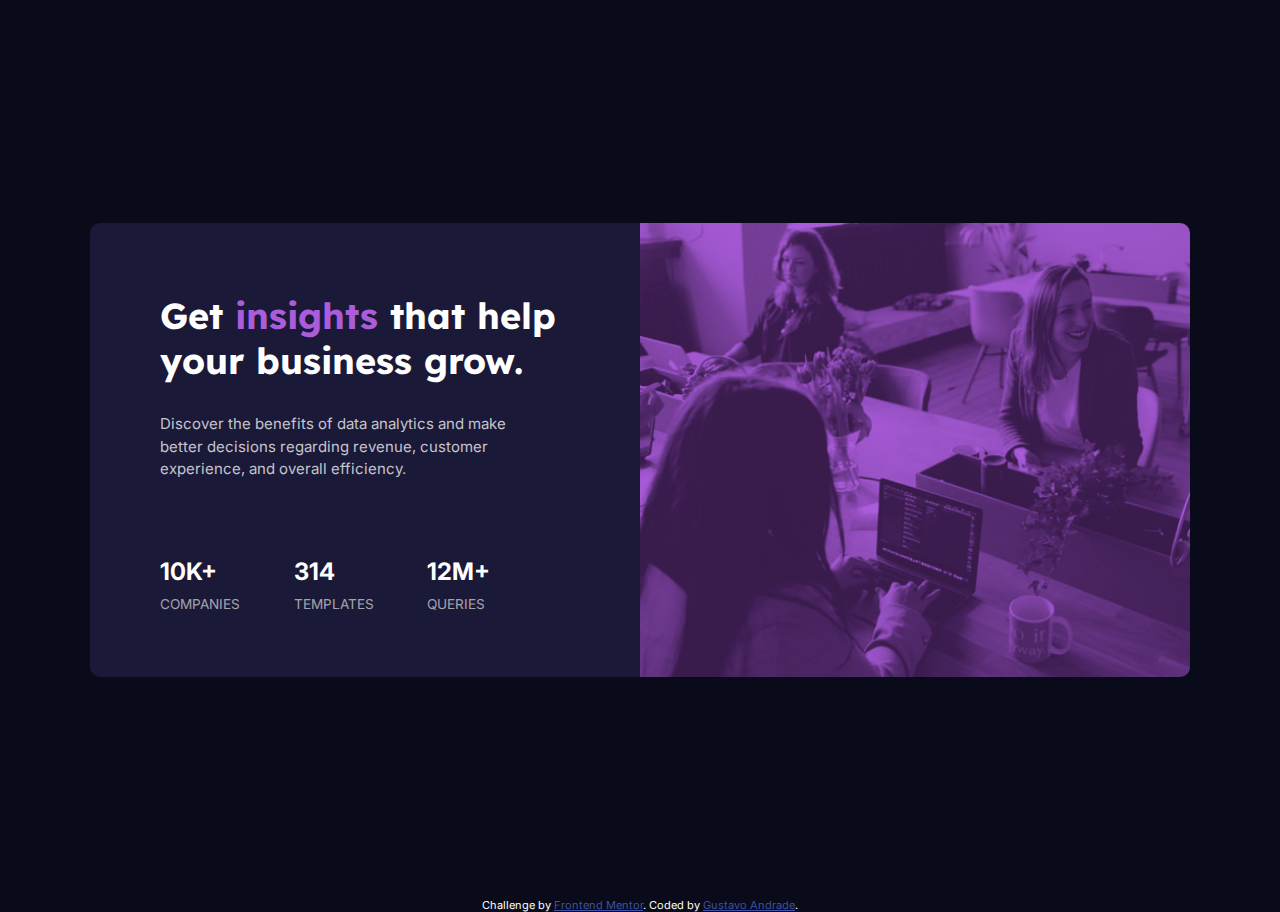
<file: preview_card/index.html>
<!DOCTYPE html>
<html lang="en">
<head>
    <meta charset="UTF-8">
    <meta name="viewport" content="width=device-width, initial-scale=1.0"> <!-- displays site properly based on user's device -->
    <link rel="icon" type="image/png" sizes="32x32" href="./images/favicon-32x32.png">
    <link rel="preconnect" href="https://fonts.gstatic.com">
    <link href="https://fonts.googleapis.com/css2?family=Inter:wght@400;700&display=swap" rel="stylesheet"> 
    <link href="https://fonts.googleapis.com/css2?family=Lexend+Deca&display=swap" rel="stylesheet">
    <link rel="stylesheet" href="style.css">
    <title>Stats preview card component</title>
</head>

<body>
    <main>
        <div class="card">
            <div class="content">
                <h1>Get <span class="emphasize">insights</span> that help your business grow.</h1>
                <p>Discover the benefits of data analytics and make better decisions regarding revenue, customer experience, and overall efficiency.</p>
                <div class="list">
                    <ul>
                        <li>10k+</li>
                        <li>companies</li>
                    </ul>
                    <ul>
                        <li>314</li>
                        <li>templates</li>
                    </ul>
                    <ul>
                        <li>12m+</li>
                        <li>queries</li>
                    </ul>
                </div>
            </div>
            <div class="img"></div>            
        </div>
    </main> 
    <div class="attribution">
        Challenge by <a href="https://www.frontendmentor.io?ref=challenge" target="_blank">Frontend Mentor</a>. 
        Coded by <a href="https://github.com/GusCAB">Gustavo Andrade</a>.
    </div>
</body>
</html>
</file>
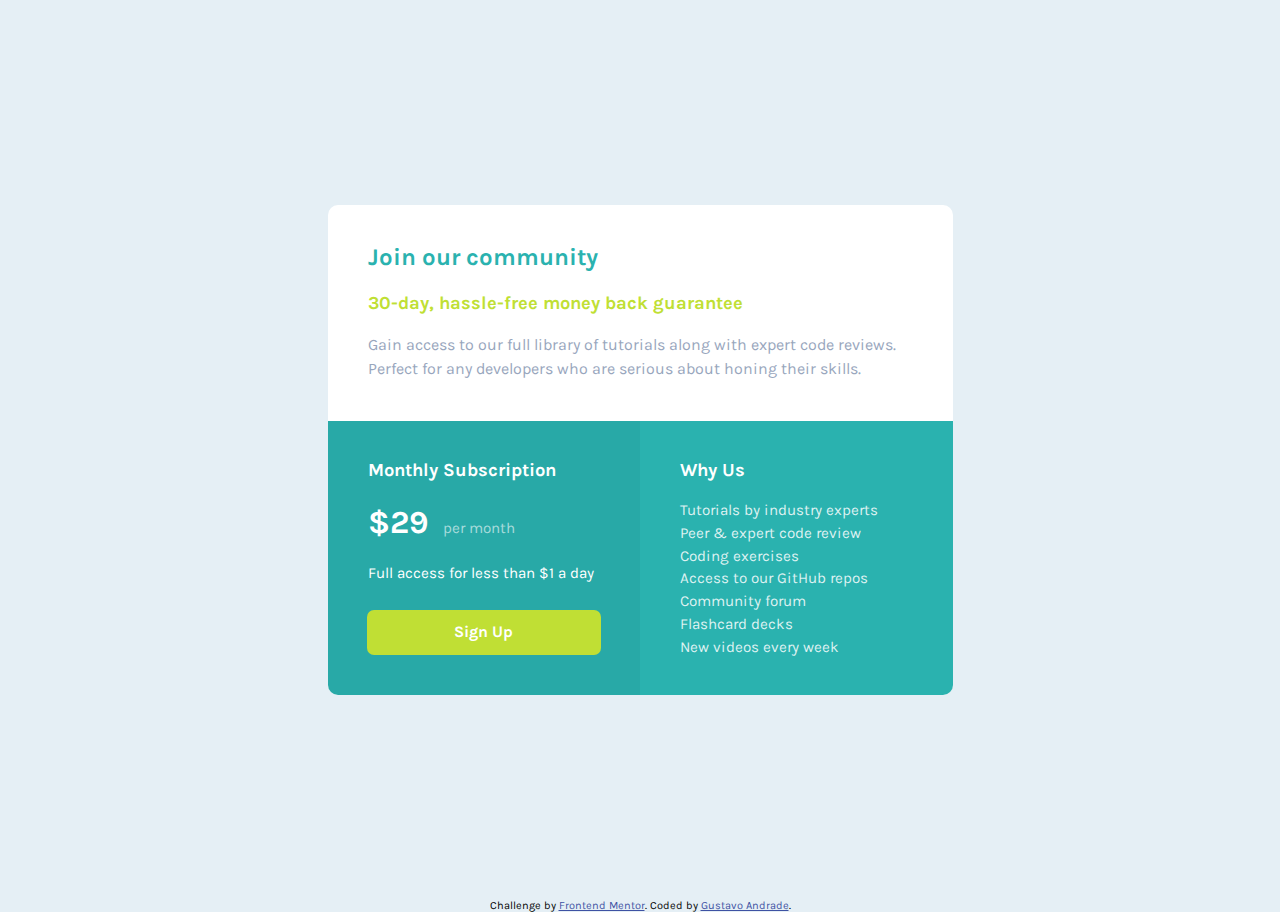
<file: pricing_panel/index.html>
<!DOCTYPE html>
<html lang="en">
<head>
    <meta charset="UTF-8">
    <meta name="viewport" content="width=device-width, initial-scale=1.0"> <!-- displays site properly based on user's device -->

    <link rel="icon" type="image/png" sizes="32x32" href="./images/favicon-32x32.png">

    <link rel="preconnect" href="https://fonts.gstatic.com">
    <link href="https://fonts.googleapis.com/css2?family=Karla:wght@400;700&display=swap" rel="stylesheet"> 

    <link rel="stylesheet" href="style.css"> 

    <title>Single Price Grid Component</title> 
</head>

<body>
    <main>
        <div class="panel">
            <section class="join">
                <h1>Join our community</h1>
                <h2 class="emphasis">30-day, hassle-free money back guarantee</h2>
                <p>Gain access to our full library of tutorials along with expert code reviews. 
                Perfect for any developers who are serious about honing their skills.</p>
            </section>
            
            <div class="bottom">
                <section class="pricing">
                    <h2>Monthly Subscription</h2>
                    <p class="value"><span class="dollar">&dollar;29</span> per month</p>
                    <p>Full access for less than &dollar;1 a day</p>
                    <div class="button"><button>Sign Up</button></div>
                </section>

                <section class="about">
                    <h2>Why Us</h2>
                    <p>Tutorials by industry experts<br>
                    Peer &amp; expert code review<br>
                    Coding exercises<br>
                    Access to our GitHub repos<br>
                    Community forum<br>
                    Flashcard decks<br>
                    New videos every week</p>
                </section>
            </div>
        </div>
    </main>

    <footer>
        <p class="attribution">
        Challenge by <a href="https://www.frontendmentor.io?ref=challenge" target="_blank">Frontend Mentor</a>. 
        Coded by <a href="https://github.com/GusCAB/">Gustavo Andrade</a>.
        </p>
    </footer>

</body>
</html>
</file>
<file: preview_card/style.css>
/* css reseter */

/* http://meyerweb.com/eric/tools/css/reset/ 
   v2.0 | 20110126
   License: none (public domain)
*/

html, body, div, span, applet, object, iframe,
h1, h2, h3, h4, h5, h6, p, blockquote, pre,
a, abbr, acronym, address, big, cite, code,
del, dfn, em, img, ins, kbd, q, s, samp,
small, strike, strong, sub, sup, tt, var,
b, u, i, center,
dl, dt, dd, ol, ul, li,
fieldset, form, label, legend,
table, caption, tbody, tfoot, thead, tr, th, td,
article, aside, canvas, details, embed, 
figure, figcaption, footer, header, hgroup, 
menu, nav, output, ruby, section, summary,
time, mark, audio, video {
	margin: 0;
	padding: 0;
	border: 0;
	font-size: 100%;
	font: inherit;
	vertical-align: baseline;
}
/* HTML5 display-role reset for older browsers */
article, aside, details, figcaption, figure, 
footer, header, hgroup, menu, nav, section {
	display: block;
}
body {
	line-height: 1;
}
ol, ul {
	list-style: none;
}
blockquote, q {
	quotes: none;
}
blockquote:before, blockquote:after,
q:before, q:after {
	content: '';
	content: none;
}
table {
	border-collapse: collapse;
	border-spacing: 0;
}

/* attribution styling (provided by frontendmentor) */

.attribution {
    font-size: 11px; text-align: center; 
}
.attribution a { 
    color: hsl(228, 45%, 44%); 
}

/* general stylig set-up */

html {
    font-family: 'Inter', sans-serif;
}

body {
    background-color:  hsl(233, 47%, 7%);
    box-sizing: border-box;
    color: white;
    font-size: 15px;
}

main {
    display: flex;
    justify-content: center;
    align-items: center;
    min-height: 100vh;
}


.card {
    background-color: hsl(244, 38%, 16%);
    border-radius: 10px;
    width: 100%;
    max-width: 1100px;
    display: flex;
}

.card > * {
    flex-basis: 100%;
}

/* card content styling (desktop) */

.content {
    line-height: 1.5;
}

.content h1 {
    font-family: 'Lexend Deca', sans-serif;
    font-size: 2.25rem;
    font-weight: 700;
    line-height: 1.25;

    padding: 70px 70px 30px 70px;
}

.content .emphasize {
    color: hsl(277, 64%, 61%);
}

.content p {
    padding: 0px 90px 70px 70px;  
    color: hsla(0, 0%, 100%, 0.75);
}

.content .list {
    padding: 0px 150px 60px 70px;
    display: flex;
    justify-content: space-between;

    color: white;
    font-size: 1.5rem;
    text-transform: uppercase;
    font-weight: 700;
    line-height: 1.75;
    
}

.content .list li:last-child {
    color: hsla(0, 0%, 100%, 0.6);
    font-size: 0.85rem;
    font-weight: 400;
}

.img {
    background-image: url("images/image-header-desktop.jpg");
    background-repeat: no-repeat;
    background-size: cover;
    border-top-right-radius: 10px;
    border-bottom-right-radius: 10px;
}

/* card content styling (mobile) */

@media (max-width: 900px) {
    .card {
        flex-direction: column;
        background-image: url("images/image-header-mobile.jpg");
        background-size: contain;
        background-repeat: no-repeat;
        margin: 25px;
    }

    .img {
        background-image: none;
    }

    .content {
        padding: 25px;
        margin-top: 67vw;
        text-align: center;
    }

    .content h1 {
        padding: 0px;
        font-size: 1.75rem;
    }

    .content p {
        padding: 0px;
        margin: 20px 10px 25px 10px;
    }

    .content .list {
        padding: 0px;
        flex-direction: column;
    }

    .content .list ul {
        margin: 15px 0px;
    }
}
</file>
<file: pricing_panel/style.css>
/* ---- css reset */

/* http://meyerweb.com/eric/tools/css/reset/ 
   v2.0 | 20110126
   License: none (public domain)
*/

html, body, div, span, applet, object, iframe,
h1, h2, h3, h4, h5, h6, p, blockquote, pre,
a, abbr, acronym, address, big, cite, code,
del, dfn, em, img, ins, kbd, q, s, samp,
small, strike, strong, sub, sup, tt, var,
b, u, i, center,
dl, dt, dd, ol, ul, li,
fieldset, form, label, legend,
table, caption, tbody, tfoot, thead, tr, th, td,
article, aside, canvas, details, embed, 
figure, figcaption, footer, header, hgroup, 
menu, nav, output, ruby, section, summary,
time, mark, audio, video, button {
	margin: 0;
	padding: 0;
	border: 0;
	font-size: 100%;
	font: inherit;
	vertical-align: baseline;
}
/* HTML5 display-role reset for older browsers */
article, aside, details, figcaption, figure, 
footer, header, hgroup, menu, nav, section {
	display: block;
}
body {
	line-height: 1;
}
ol, ul {
	list-style: none;
}
blockquote, q {
	quotes: none;
}
blockquote:before, blockquote:after,
q:before, q:after {
	content: '';
	content: none;
}
table {
	border-collapse: collapse;
	border-spacing: 0;
}

/* ---- attribution styling (provided by frontendmentor) */

.attribution { 
    font-size: 11px; text-align: center; 
}

.attribution a { 
    color: hsl(228, 45%, 44%); 
}

/* ---- Page styling (Desktop-first workflow) */

html {
    font-family: 'Karla', sans-serif;
    font-size: 16px;
    background-color: hsl(204, 43%, 93%);
}

body {
    box-sizing: border-box;
}

main {
    display: flex;
    justify-content: center;
    align-items: center;
    min-height: 100vh;
}

.panel {
    background-color: white;
    width: 100%;
    max-width: 625px;
    border-radius: 10px;
    overflow: hidden;

    display: flex;
    flex-direction: column;
}

.panel p {
    line-height: 1.5;
}

.bottom {
    display: flex;
}

.bottom section {
    flex: 100%;
}

.bottom .pricing {
    background-color: hsl(179, 62%, 41%);
}

.bottom .about {
    background-color: hsl(179, 62%, 43%);
}

.join h1 {
    padding: 40px 40px 25px 40px;
    font-size: 1.5rem;
    font-weight: 700;
    color: hsl(179, 62%, 43%);
}

.join h2 {
    padding: 0 0 20px 40px;
    color: hsl(71, 73%, 54%);
    font-size: 1.15rem;
    font-weight: 700;
}

.join p {
    padding: 0 40px 40px 40px;
    color: hsl(218, 22%, 67%);
}

.bottom h2 {
    padding: 40px 40px 20px 40px;
    color: white;
    font-size: 1.15rem;
    font-weight: 700;
}

.bottom p {
    padding: 0 40px 25px 40px;
    font-size: 0.95rem;
    color: white;
}

.bottom .value {
    padding: 0 40px 15px 40px;
    color: hsla(0, 0%, 100%, 0.6);
}

.bottom .dollar {
    padding-right: 10px;
    color: white;
    font-size: 2rem;
    font-weight: 700;
}

.bottom .button {
    padding-bottom: 40px;
    display: flex;
    justify-content: center;
}

.bottom button {
    background-color:hsl(71, 73%, 54%);
    color: white;
    height: 45px;
    width: 75%;
    border-radius: 7px;
    font-weight: 700;
}

.bottom button:hover, .bottom button:focus {
    background-color: hsl(71, 73%, 45%);
    cursor: pointer;
}

.bottom .about p {
    color: hsla(0, 0%, 100%, 0.85);
}

/* ---- responsive styling (mobile) */

@media (max-width: 800px) {
    .bottom {
        flex-direction: column;
    }

    .panel {
        max-width: 315px;
    }
}
</file>
